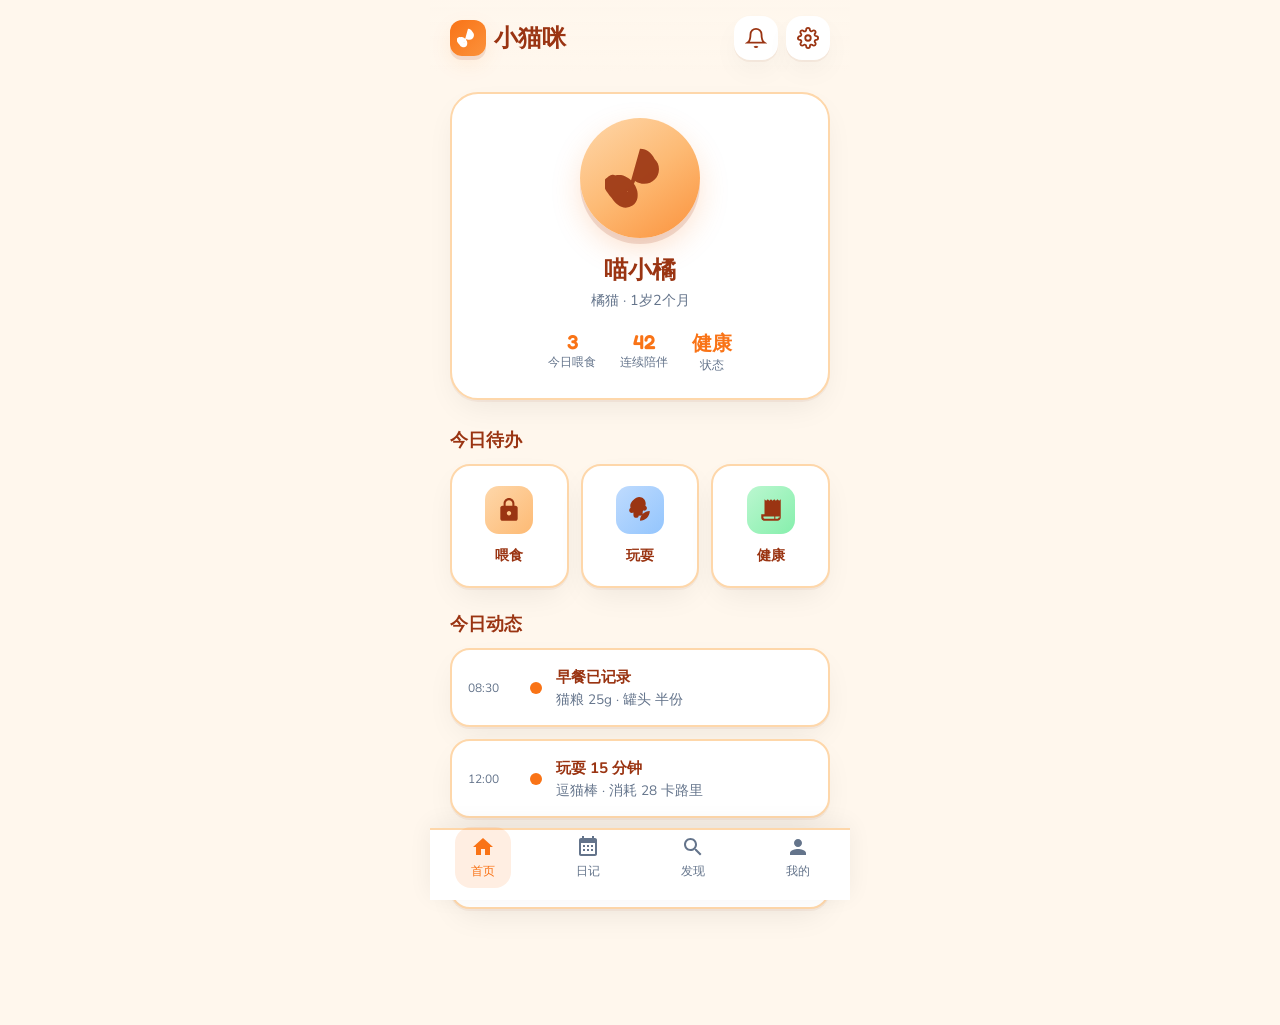
<file: preview/xiaomaomi-app.html>
<!DOCTYPE html>
<html lang="zh-CN">
<head>
  <meta charset="UTF-8">
  <meta name="viewport" content="width=device-width, initial-scale=1.0">
  <title>小猫咪 - 萌宠日常</title>
  <link rel="preconnect" href="https://fonts.googleapis.com">
  <link rel="preconnect" href="https://fonts.gstatic.com" crossorigin>
  <link href="https://fonts.googleapis.com/css2?family=Fredoka:wght@400;500;600;700&family=Nunito:wght@300;400;500;600;700&display=swap" rel="stylesheet">
  <style>
    :root {
      /* Pet Tech App 配色 - 来自 UI/UX Pro Max design system */
      --primary: #F97316;
      --primary-on: #0F172A;
      --secondary: #FB923C;
      --accent: #2563EB;
      --accent-on: #FFFFFF;
      --background: #FFF7ED;
      --foreground: #9A3412;
      --card: #FFFFFF;
      --card-foreground: #9A3412;
      --muted: #F1F0F0;
      --muted-foreground: #64748B;
      --border: #FED7AA;
      --destructive: #DC2626;
      --ring: #F97316;
      --radius-outer: 28px;
      --radius-card: 20px;
      --radius-btn: 16px;
      --shadow-clay: 0 4px 0 0 rgba(154, 52, 18, 0.12), 0 8px 24px -4px rgba(249, 115, 22, 0.15);
      --shadow-card: 0 2px 0 0 rgba(154, 52, 18, 0.06), 0 12px 32px -8px rgba(0,0,0,0.08);
    }

    * { box-sizing: border-box; margin: 0; padding: 0; }
    html { font-size: 16px; }
    body {
      font-family: 'Nunito', -apple-system, sans-serif;
      background: var(--background);
      color: var(--foreground);
      min-height: 100vh;
      padding-bottom: 80px;
      -webkit-font-smoothing: antialiased;
    }

    /* Header */
    .header {
      padding: 16px 20px 12px;
      display: flex;
      align-items: center;
      justify-content: space-between;
      background: linear-gradient(180deg, rgba(255,247,237,0.98) 0%, var(--background) 100%);
      position: sticky;
      top: 0;
      z-index: 10;
    }
    .logo {
      font-family: 'Fredoka', sans-serif;
      font-weight: 700;
      font-size: 1.5rem;
      color: var(--foreground);
      display: flex;
      align-items: center;
      gap: 8px;
    }
    .logo-icon {
      width: 36px;
      height: 36px;
      background: linear-gradient(135deg, var(--primary), var(--secondary));
      border-radius: 12px;
      display: flex;
      align-items: center;
      justify-content: center;
      box-shadow: var(--shadow-clay);
    }
    .logo-icon svg {
      width: 22px;
      height: 22px;
      fill: white;
    }
    .header-actions {
      display: flex;
      gap: 8px;
    }
    .icon-btn {
      width: 44px;
      height: 44px;
      border-radius: var(--radius-btn);
      border: none;
      background: var(--card);
      color: var(--foreground);
      cursor: pointer;
      display: flex;
      align-items: center;
      justify-content: center;
      box-shadow: var(--shadow-card);
      transition: transform 0.2s ease, box-shadow 0.2s ease;
    }
    .icon-btn:hover { transform: scale(0.96); }
    .icon-btn:focus-visible { outline: 2px solid var(--ring); outline-offset: 2px; }
    .icon-btn svg { width: 22px; height: 22px; }

    /* Hero - 主猫卡片 */
    .hero {
      padding: 20px;
      margin-bottom: 8px;
    }
    .hero-card {
      background: var(--card);
      border-radius: var(--radius-outer);
      padding: 24px;
      box-shadow: var(--shadow-card);
      border: 2px solid var(--border);
      text-align: center;
    }
    .cat-avatar {
      width: 120px;
      height: 120px;
      margin: 0 auto 16px;
      background: linear-gradient(145deg, #FED7AA 0%, #FDBA74 50%, #FB923C 100%);
      border-radius: 50%;
      display: flex;
      align-items: center;
      justify-content: center;
      box-shadow: 0 6px 0 0 rgba(154, 52, 18, 0.15), 0 12px 32px -4px rgba(249, 115, 22, 0.25);
    }
    .cat-avatar svg {
      width: 70px;
      height: 70px;
      fill: var(--foreground);
      opacity: 0.9;
    }
    .hero-card h1 {
      font-family: 'Fredoka', sans-serif;
      font-size: 1.5rem;
      color: var(--foreground);
      margin-bottom: 4px;
    }
    .hero-card .subtitle {
      font-size: 0.9rem;
      color: var(--muted-foreground);
      margin-bottom: 20px;
    }
    .stats-row {
      display: flex;
      justify-content: center;
      gap: 24px;
    }
    .stat {
      text-align: center;
    }
    .stat-value {
      font-family: 'Fredoka', sans-serif;
      font-weight: 600;
      font-size: 1.25rem;
      color: var(--primary);
    }
    .stat-label {
      font-size: 0.75rem;
      color: var(--muted-foreground);
    }

    /* 快捷操作区 */
    .section-title {
      font-family: 'Fredoka', sans-serif;
      font-size: 1.1rem;
      padding: 0 20px 12px;
      color: var(--foreground);
    }
    .quick-actions {
      padding: 0 20px 24px;
      display: grid;
      grid-template-columns: repeat(3, 1fr);
      gap: 12px;
    }
    .action-card {
      background: var(--card);
      border-radius: var(--radius-card);
      padding: 20px 12px;
      text-align: center;
      box-shadow: var(--shadow-card);
      border: 2px solid var(--border);
      cursor: pointer;
      transition: transform 0.2s ease, box-shadow 0.2s ease;
      text-decoration: none;
      color: inherit;
      display: block;
    }
    .action-card:hover {
      transform: translateY(-2px);
      box-shadow: 0 4px 0 0 rgba(154, 52, 18, 0.08), 0 16px 40px -8px rgba(0,0,0,0.12);
    }
    .action-card:focus-visible { outline: 2px solid var(--ring); outline-offset: 2px; }
    .action-icon {
      width: 48px;
      height: 48px;
      margin: 0 auto 10px;
      border-radius: 14px;
      display: flex;
      align-items: center;
      justify-content: center;
    }
    .action-card:nth-child(1) .action-icon { background: linear-gradient(135deg, #FED7AA, #FDBA74); }
    .action-card:nth-child(2) .action-icon { background: linear-gradient(135deg, #BFDBFE, #93C5FD); }
    .action-card:nth-child(3) .action-icon { background: linear-gradient(135deg, #BBF7D0, #86EFAC); }
    .action-icon svg { width: 26px; height: 26px; fill: var(--foreground); }
    .action-card span {
      font-size: 0.9rem;
      font-weight: 600;
      color: var(--foreground);
    }

    /* 今日动态 */
    .feed-section {
      padding: 0 20px 24px;
    }
    .feed-card {
      background: var(--card);
      border-radius: var(--radius-card);
      padding: 16px;
      margin-bottom: 12px;
      box-shadow: var(--shadow-card);
      border: 2px solid var(--border);
      display: flex;
      align-items: center;
      gap: 14px;
    }
    .feed-time {
      font-size: 0.75rem;
      color: var(--muted-foreground);
      min-width: 48px;
    }
    .feed-dot {
      width: 12px;
      height: 12px;
      border-radius: 50%;
      background: var(--primary);
      flex-shrink: 0;
    }
    .feed-content {
      flex: 1;
    }
    .feed-content strong {
      font-size: 0.95rem;
      color: var(--foreground);
    }
    .feed-content p {
      font-size: 0.85rem;
      color: var(--muted-foreground);
      margin-top: 2px;
    }

    /* 底部导航 */
    .bottom-nav {
      position: fixed;
      bottom: 0;
      left: 0;
      right: 0;
      height: 72px;
      background: var(--card);
      border-top: 2px solid var(--border);
      display: flex;
      justify-content: space-around;
      align-items: center;
      padding: 8px 0 24px;
      box-shadow: 0 -4px 24px rgba(0,0,0,0.06);
    }
    .nav-item {
      display: flex;
      flex-direction: column;
      align-items: center;
      gap: 4px;
      color: var(--muted-foreground);
      text-decoration: none;
      font-size: 0.75rem;
      padding: 8px 16px;
      border-radius: var(--radius-btn);
      transition: color 0.2s, background 0.2s;
    }
    .nav-item:hover, .nav-item.active {
      color: var(--primary);
    }
    .nav-item.active {
      background: rgba(249, 115, 22, 0.12);
    }
    .nav-item svg {
      width: 24px;
      height: 24px;
      fill: currentColor;
    }

    /* 响应式 */
    @media (min-width: 768px) {
      body { max-width: 420px; margin: 0 auto; }
      .bottom-nav { max-width: 420px; left: 50%; transform: translateX(-50%); }
    }
  </style>
</head>
<body>
  <header class="header">
    <div class="logo">
      <div class="logo-icon" aria-hidden="true">
        <svg viewBox="0 0 24 24" xmlns="http://www.w3.org/2000/svg"><path d="M12 2c2.5 0 4 1.5 5 3.5 1 .9 1.5 2.1 1.5 3.5 0 2.8-2.2 5-5 5-1.2 0-2.3-.4-3.2-1-.1.4-.3.8-.5 1.2-.6 1.2-1.5 2.2-2.6 2.8-.3.2-.7.3-1 .5-.4.2-.8.4-1.2.5-.5.2-1 .3-1.5.3-1.7 0-3.2-1.4-3.5-3.1-.1-.5 0-1 .2-1.5.2-.4.5-.7.8-1 .4-.4.8-.7 1.2-1 .5-.3 1-.5 1.5-.6.6-.2 1.2-.2 1.8-.1.5.1 1 .3 1.5.5.4.2.8.4 1.2.7.3.2.6.5.9.8.2.2.4.4.6.7.2.2.3.5.5.7.2.3.3.6.5 1 .2.4.3.8.4 1.2.1.5.1 1 .1 1.5 0 .5-.1 1-.3 1.5-.2.5-.5.9-.8 1.3-.4.4-.9.7-1.4.9-.5.2-1 .4-1.6.4-.5 0-1-.1-1.5-.3-.4-.2-.8-.4-1.2-.7-.3-.2-.6-.5-.9-.8-.2-.2-.4-.5-.6-.7-.2-.3-.4-.5-.6-.8-.2-.2-.4-.5-.6-.7-.2-.2-.4-.5-.5-.7-.2-.2-.3-.5-.5-.7-.1-.2-.3-.4-.4-.6-.1-.2-.2-.4-.3-.6-.1-.2-.2-.4-.2-.6-.1-.2-.1-.4-.2-.6 0-.2-.1-.4-.1-.6 0-.2 0-.4.1-.6.1-.2.2-.4.3-.5.1-.2.3-.3.4-.5.2-.1.3-.3.5-.4.2-.1.3-.3.5-.4.2-.1.4-.2.6-.3.2-.1.4-.1.6-.2.2 0 .4 0 .6.1.2 0 .4.1.6.2.2.1.4.2.5.4.2.1.3.3.5.5.1.2.3.4.4.6.1.2.2.4.3.6.1.2.1.4.2.7.1.2 0 .5.1.7.1.2 0 .5 0 .7-.1.2-.1.5-.2.7-.4.2-.2.4-.4.6-.6.2-.2.3-.5.5-.7.1-.2.3-.5.4-.7.1-.2.2-.5.3-.7.1-.2.1-.5.2-.7 0-.2.1-.5.1-.7 0-.2 0-.5-.1-.7-.1-.2-.2-.4-.4-.6-.2-.2-.4-.3-.6-.5-.2-.1-.4-.2-.7-.3-.2-.1-.5-.1-.7-.1-.2 0-.5.1-.7.2-.2.1-.4.2-.6.4-.2.2-.3.4-.5.6-.1.2-.2.4-.3.6-.1.2-.1.4-.2.6 0 .2 0 .4.1.6.1.2.1.4.2.5.1.2.2.3.3.5.1.2.2.4.3.5.1.2.2.3.3.5.1.2.1.3.2.5.1.2.1.3.2.5.1.2.1.3.1.5 0 .2.1.4.1.5.1.2 0 .3.1.5.1.2.1.3.2.5.2.2.1.3.2.5.2.2.1.3.3.5.3.2.1.3.3.5.3.2.1.3.3.5.3.2.1.3.3.5.3z"/></svg>
      </div>
      小猫咪
    </div>
    <div class="header-actions">
      <button type="button" class="icon-btn" aria-label="通知">
        <svg viewBox="0 0 24 24" fill="none" stroke="currentColor" stroke-width="2"><path d="M18 8A6 6 0 0 0 6 8c0 7-3 9-3 9h18s-3-2-3-9"/><path d="M13.73 21a2 2 0 0 1-3.46 0"/></svg>
      </button>
      <button type="button" class="icon-btn" aria-label="设置">
        <svg viewBox="0 0 24 24" fill="none" stroke="currentColor" stroke-width="2"><circle cx="12" cy="12" r="3"/><path d="M19.4 15a1.65 1.65 0 0 0 .33 1.82l.06.06a2 2 0 0 1 0 2.83 2 2 0 0 1-2.83 0l-.06-.06a1.65 1.65 0 0 0-1.82-.33 1.65 1.65 0 0 0-1 1.51V21a2 2 0 0 1-2 2 2 2 0 0 1-2-2v-.09A1.65 1.65 0 0 0 9 19.4a1.65 1.65 0 0 0-1.82.33l-.06.06a2 2 0 0 1-2.83 0 2 2 0 0 1 0-2.83l.06-.06a1.65 1.65 0 0 0 .33-1.82 1.65 1.65 0 0 0-1.51-1H3a2 2 0 0 1-2-2 2 2 0 0 1 2-2h.09A1.65 1.65 0 0 0 4.6 9a1.65 1.65 0 0 0-.33-1.82l-.06-.06a2 2 0 0 1 0-2.83 2 2 0 0 1 2.83 0l.06.06a1.65 1.65 0 0 0 1.82.33H9a1.65 1.65 0 0 0 1-1.51V3a2 2 0 0 1 2-2 2 2 0 0 1 2 2v.09a1.65 1.65 0 0 0 1 1.51 1.65 1.65 0 0 0 1.82-.33l.06-.06a2 2 0 0 1 2.83 0 2 2 0 0 1 0 2.83l-.06.06a1.65 1.65 0 0 0-.33 1.82V9a1.65 1.65 0 0 0 1.51 1H21a2 2 0 0 1 2 2 2 2 0 0 1-2 2h-.09a1.65 1.65 0 0 0-1.51 1z"/></svg>
      </button>
    </div>
  </header>

  <main>
    <section class="hero">
      <div class="hero-card">
        <div class="cat-avatar" role="img" aria-label="猫咪头像">
          <svg viewBox="0 0 24 24" xmlns="http://www.w3.org/2000/svg"><path d="M12 2c2.5 0 4 1.5 5 3.5 1 .9 1.5 2.1 1.5 3.5 0 2.8-2.2 5-5 5-1.2 0-2.3-.4-3.2-1-.1.4-.3.8-.5 1.2-.6 1.2-1.5 2.2-2.6 2.8-.3.2-.7.3-1 .5-.4.2-.8.4-1.2.5-.5.2-1 .3-1.5.3-1.7 0-3.2-1.4-3.5-3.1-.1-.5 0-1 .2-1.5.2-.4.5-.7.8-1 .4-.4.8-.7 1.2-1 .5-.3 1-.5 1.5-.6.6-.2 1.2-.2 1.8-.1.5.1 1 .3 1.5.5.4.2.8.4 1.2.7.3.2.6.5.9.8.2.2.4.4.6.7.2.2.3.5.5.7.2.3.3.6.5 1 .2.4.3.8.4 1.2.1.5.1 1 .1 1.5 0 .5-.1 1-.3 1.5-.2.5-.5.9-.8 1.3-.4.4-.9.7-1.4.9-.5.2-1 .4-1.6.4-.5 0-1-.1-1.5-.3-.4-.2-.8-.4-1.2-.7-.3-.2-.6-.5-.9-.8-.2-.2-.4-.5-.6-.7-.2-.3-.4-.5-.6-.8-.2-.2-.4-.5-.6-.7-.2-.2-.4-.5-.5-.7-.2-.2-.3-.5-.5-.7-.1-.2-.3-.4-.4-.6-.1-.2-.2-.4-.3-.6-.1-.2-.2-.4-.2-.6-.1-.2-.1-.4-.2-.6 0-.2-.1-.4-.1-.6 0-.2 0-.4.1-.6.1-.2.2-.4.3-.5.1-.2.3-.3.4-.5.2-.1.3-.3.5-.4.2-.1.3-.3.5-.4.2-.1.4-.2.6-.3.2-.1.4-.1.6-.2.2 0 .4 0 .6.1.2 0 .4.1.6.2.2.1.4.2.5.4.2.1.3.3.5.5.1.2.3.4.4.6.1.2.2.4.3.6.1.2.1.4.2.7.1.2 0 .5.1.7.1.2 0 .5 0 .7-.1.2-.1.5-.2.7-.4.2-.2.4-.4.6-.6.2-.2.3-.5.5-.7.1-.2.3-.5.4-.7.1-.2.2-.5.3-.7.1-.2.1-.5.2-.7 0-.2.1-.5.1-.7 0-.2 0-.5-.1-.7-.1-.2-.2-.4-.4-.6-.2-.2-.4-.3-.6-.5-.2-.1-.4-.2-.7-.3-.2-.1-.5-.1-.7-.1-.2 0-.5.1-.7.2-.2.1-.4.2-.6.4-.2.2-.3.4-.5.6-.1.2-.2.4-.3.6-.1.2-.1.4-.2.6 0 .2 0 .4.1.6.1.2.1.4.2.5.1.2.2.3.3.5.1.2.2.4.3.5.1.2.2.3.3.5.1.2.1.3.2.5.1.2.1.3.2.5.1.2.1.3.1.5 0 .2.1.4.1.5.1.2 0 .3.1.5.1.2.1.3.2.5.2.2.1.3.2.5.2.2.1.3.3.5.3.2.1.3.3.5.3.2.1.3.3.5.3.2.1.3.3.5.3z"/></svg>
        </div>
        <h1>喵小橘</h1>
        <p class="subtitle">橘猫 · 1岁2个月</p>
        <div class="stats-row">
          <div class="stat">
            <div class="stat-value">3</div>
            <div class="stat-label">今日喂食</div>
          </div>
          <div class="stat">
            <div class="stat-value">42</div>
            <div class="stat-label">连续陪伴</div>
          </div>
          <div class="stat">
            <div class="stat-value">健康</div>
            <div class="stat-label">状态</div>
          </div>
        </div>
      </div>
    </section>

    <h2 class="section-title">今日待办</h2>
    <div class="quick-actions">
      <a href="#" class="action-card">
        <div class="action-icon">
          <svg viewBox="0 0 24 24" xmlns="http://www.w3.org/2000/svg"><path d="M18 8h-1V6c0-2.76-2.24-5-5-5S7 3.24 7 6v2H6c-1.1 0-2 .9-2 2v10c0 1.1.9 2 2 2h12c1.1 0 2-.9 2-2V10c0-1.1-.9-2-2-2zm-6 9c-1.1 0-2-.9-2-2s.9-2 2-2 2 .9 2 2-.9 2-2 2zm3.1-9H8.9V6c0-1.71 1.39-3.1 3.1-3.1 1.71 0 3.1 1.39 3.1 3.1v2z"/></svg>
        </div>
        <span>喂食</span>
      </a>
      <a href="#" class="action-card">
        <div class="action-icon">
          <svg viewBox="0 0 24 24" xmlns="http://www.w3.org/2000/svg"><path d="M12 22c4.97 0 9-4.03 9-9-4.97 0-9 4.03-9 9zM5.6 10.25c0 1.38 1.12 2.5 2.5 2.5.53 0 1.01-.16 1.42-.44l-.02 2.44c0 1.38 1.12 2.5 2.5 2.5s2.5-1.12 2.5-2.5l-.02-2.44c.4.28.89.44 1.42.44 1.38 0 2.5-1.12 2.5-2.5 0-1-.6-1.86-1.44-2.28.19-.59.31-1.23.31-1.91 0-3.31-2.69-6-6-6S3 4.69 3 8c0 .68.12 1.32.31 1.91C2.6 10.39 2 11.25 2 12.25 2 13.63 3.12 14.75 4.5 14.75c.53 0 1.01-.16 1.42-.44l.02 2.44c0 1.38 1.12 2.5 2.5 2.5s2.5-1.12 2.5-2.5l.02-2.44c.4.28.89.44 1.42.44 1.38 0 2.5-1.12 2.5-2.5 0-1-.6-1.86-1.44-2.28.19-.59.31-1.23.31-1.91 0-3.31-2.69-6-6-6z"/></svg>
        </div>
        <span>玩耍</span>
      </a>
      <a href="#" class="action-card">
        <div class="action-icon">
          <svg viewBox="0 0 24 24" xmlns="http://www.w3.org/2000/svg"><path d="M19.5 3.5L18 2l-1.5 1.5L15 2l-1.5 1.5L12 2l-1.5 1.5L9 2 7.5 3.5 6 2v14H3v3c0 1.66 1.34 3 3 3h12c1.66 0 3-1.34 3-3V2l-1.5 1.5zM15 20H6c-.55 0-1-.45-1-1v-1h10v2zm4-1c0 .55-.45 1-1 1h-2v-2h4v1z"/></svg>
        </div>
        <span>健康</span>
      </a>
    </div>

    <h2 class="section-title">今日动态</h2>
    <section class="feed-section">
      <div class="feed-card">
        <span class="feed-time">08:30</span>
        <span class="feed-dot"></span>
        <div class="feed-content">
          <strong>早餐已记录</strong>
          <p>猫粮 25g · 罐头 半份</p>
        </div>
      </div>
      <div class="feed-card">
        <span class="feed-time">12:00</span>
        <span class="feed-dot"></span>
        <div class="feed-content">
          <strong>玩耍 15 分钟</strong>
          <p>逗猫棒 · 消耗 28 卡路里</p>
        </div>
      </div>
      <div class="feed-card">
        <span class="feed-time">18:00</span>
        <span class="feed-dot"></span>
        <div class="feed-content">
          <strong>晚餐待喂</strong>
          <p>点击记录今日晚餐</p>
        </div>
      </div>
    </section>
  </main>

  <nav class="bottom-nav" aria-label="主导航">
    <a href="#" class="nav-item active" aria-current="page">
      <svg viewBox="0 0 24 24"><path d="M10 20v-6h4v6h5v-8h3L12 3 2 12h3v8z"/></svg>
      首页
    </a>
    <a href="#" class="nav-item">
      <svg viewBox="0 0 24 24"><path d="M19 3h-1V1h-2v2H8V1H6v2H5c-1.11 0-1.99.9-1.99 2L3 19c0 1.1.89 2 2 2h14c1.1 0 2-.9 2-2V5c0-1.1-.9-2-2-2zm0 16H5V8h14v11zM9 10H7v2h2v-2zm4 0h-2v2h2v-2zm4 0h-2v2h2v-2zm-8 4H7v2h2v-2zm4 0h-2v2h2v-2zm4 0h-2v2h2v-2z"/></svg>
      日记
    </a>
    <a href="#" class="nav-item">
      <svg viewBox="0 0 24 24"><path d="M15.5 14h-.79l-.28-.27C15.41 12.59 16 11.11 16 9.5 16 5.91 13.09 3 9.5 3S3 5.91 3 9.5 5.91 16 9.5 16c1.61 0 3.09-.59 4.23-1.57l.27.28v.79l5 4.99L20.49 19l-4.99-5zm-6 0C7.01 14 5 11.99 5 9.5S7.01 5 9.5 5 14 7.01 14 9.5 11.99 14 9.5 14z"/></svg>
      发现
    </a>
    <a href="#" class="nav-item">
      <svg viewBox="0 0 24 24"><path d="M12 12c2.21 0 4-1.79 4-4s-1.79-4-4-4-4 1.79-4 4 1.79 4 4 4zm0 2c-2.67 0-8 1.34-8 4v2h16v-2c0-2.66-5.33-4-8-4z"/></svg>
      我的
    </a>
  </nav>
</body>
</html>
</file>
